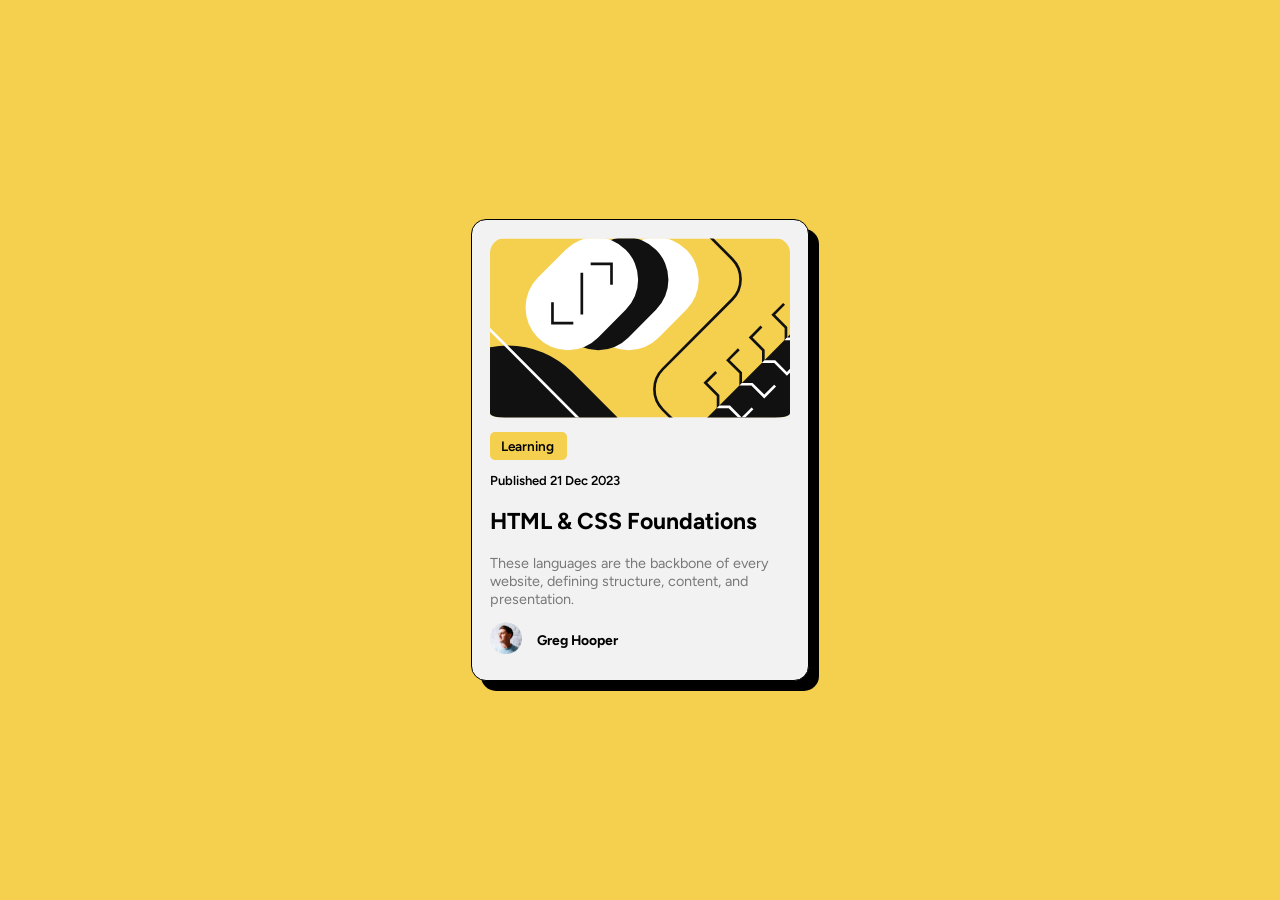
<file: index.html>
<!doctype html>
<html lang="en">
  <head>
    <meta charset="UTF-8" />
    <meta name="viewport" content="width=device-width, initial-scale=1.0" />
    <title>Document</title>
    <link rel="stylesheet" href="blog.css" />
    <link
      href="https://fonts.googleapis.com/css2?family=Figtree:ital,wght@0,300..900;1,300..900&family=Miranda+Sans:ital,wght@0,400..700;1,400..700&display=swap"
      rel="stylesheet"
    />
  </head>
  <body>
    <main>
      <div class="blog">
        <img src="illustration-article.svg" alt="" />
        <div class="learn">
          <p>Learning</p>
        </div>
        <section class="date">
            <p>Published 21 Dec 2023</p>
        </section>
        <h2>HTML & CSS Foundations</h2>
        <p class="words">
          These languages are the backbone of every website, defining structure,
          content, and presentation.
        </p>
        <div class="footer">
          <img src="image-avatar.webp" alt="" />
          <h3>Greg Hooper</h3>
        </div>
      </div>
    </main>
  </body>
</html>
</file>
<file: blog.css>
body {
  background-color: rgb(244, 208, 78);
  width: 100%;
  height: 100vh;
  margin: 0;
}
main {
  display: flex;
  flex-direction: column;
  justify-content: center;
  align-items: center;
  height: 100vh;
   font-family: "Figtree", sans-serif;
}
.blog > img {
  width: 300px;
  border-radius: 15px;
  padding-bottom: 10px;
}

.blog {
  border: 1px solid black;
  background-color: #f2f2f2;
  width: 300px;
  border-radius: 15px;
  padding: 18px;
  box-shadow: 10px  10px;
}

.date {
    font-size: 13px;
    font-weight: 600;
}
.learn {
  background-color: rgb(244, 208, 78);
  width: 75px;
  padding: 1px ;
  border-radius: 5px;
}
.learn p {
  margin: 5px;
  margin-left: 10px;
  font-weight: 600;
  font-size: 0.85em;
}
h2 {
    font-size: 23px;
    font-size: 700;
}
.words {
    font-size: 0.9em;
    opacity: 0.5;
}
.footer {
    display: flex;
    gap: 15px;
}
.footer>img {
    width: 32px;
    height: 32px;
}
h3 {
    font-size: 0.87em;
    margin-top: 10px;
}
</file>
